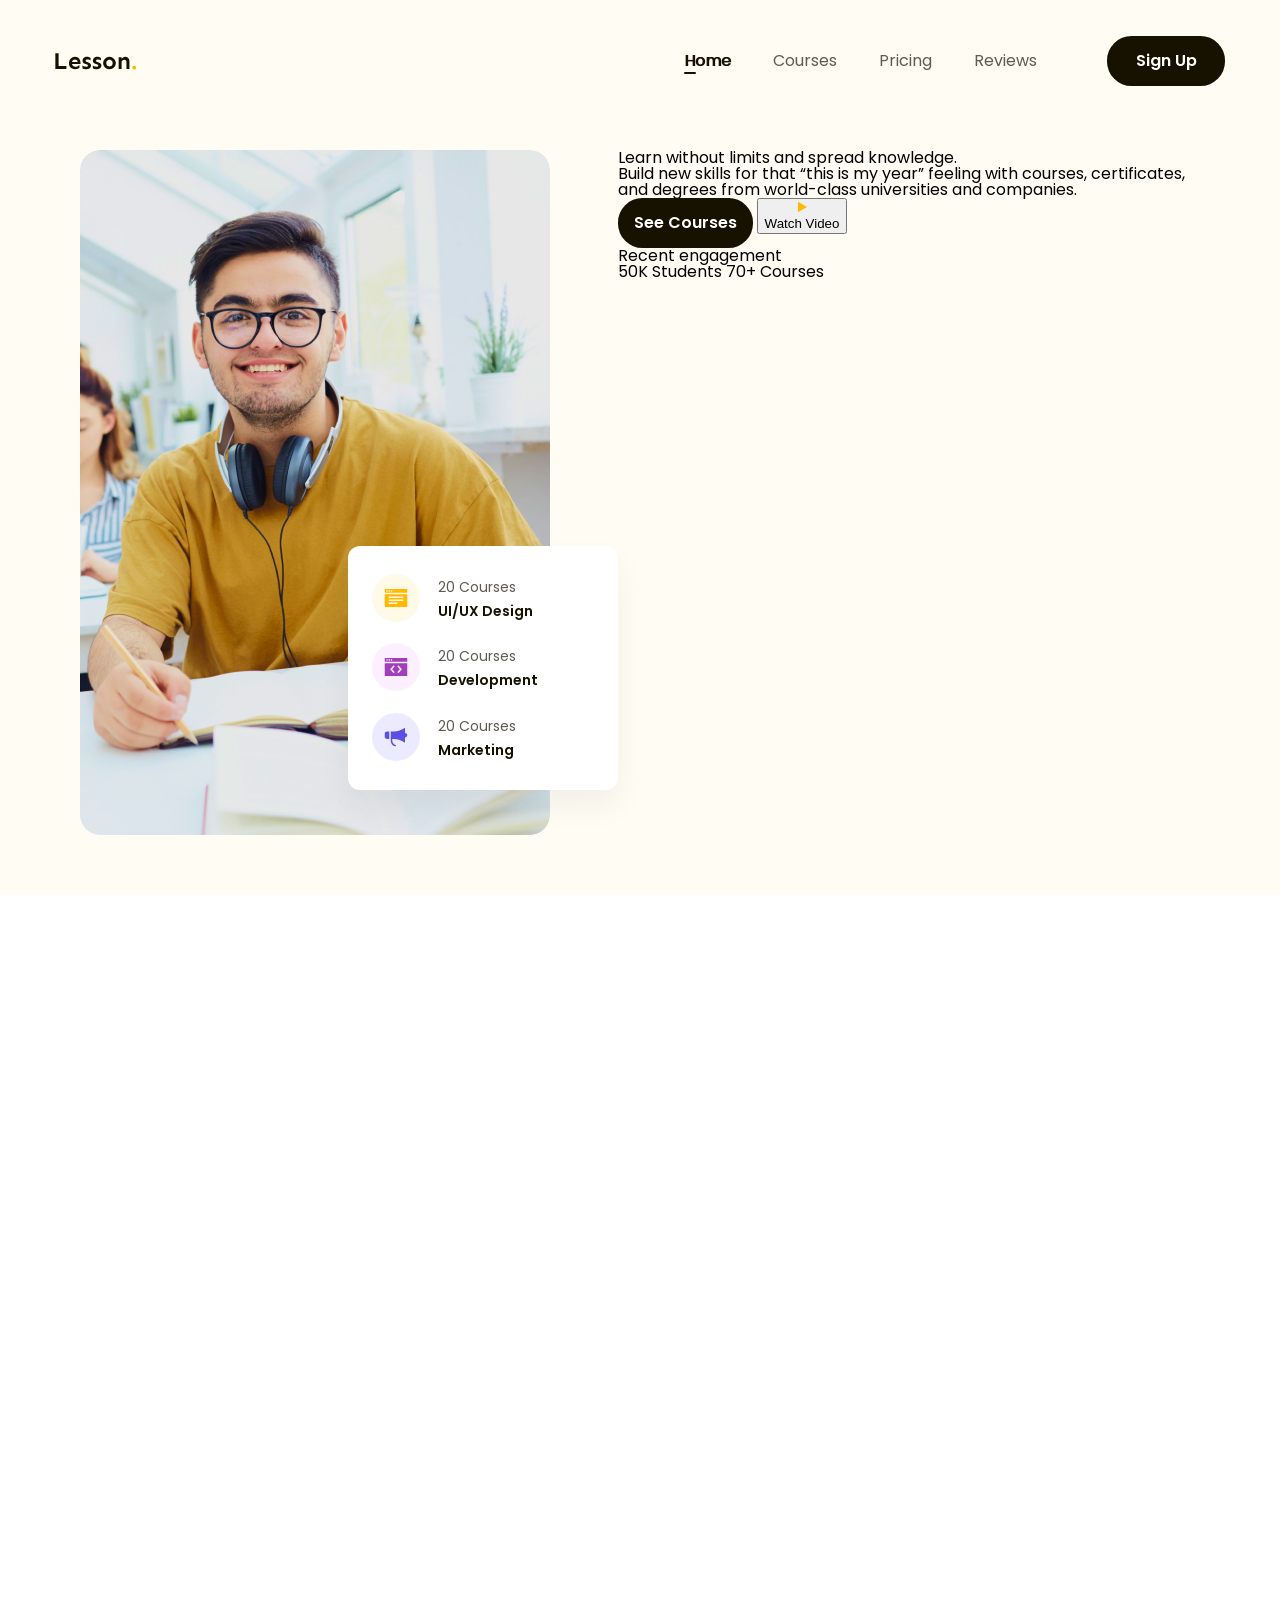
<file: index.html>
<!DOCTYPE html>
<html lang="en">
    <head>
        <meta charset="UTF-8" />
        <meta http-equiv="X-UA-Compatible" content="IE=edge" />
        <meta name="viewport" content="width=device-width, initial-scale=1.0" />
        <link rel="stylesheet" href="./asset/css/reset.css" />
        <link rel="stylesheet" href="./asset/css/style.css" />

        <!-- =================== Embeb fonts =================== -->
        <link rel="preconnect" href="https://fonts.googleapis.com" />
        <link rel="preconnect" href="https://fonts.gstatic.com" crossorigin />
        <link
            href="https://fonts.googleapis.com/css2?family=Lato:wght@700&family=Poppins:ital,wght@0,400;0,500;0,600;0,700;1,400&family=Sen:wght@700&display=swap"
            rel="stylesheet"
        />
        <title>Project 02</title>
    </head>
    <body>
        <main style="height: 5000px">
            <!-- header -->
            <header class="header fixed">
                <div class="content">
                    <div class="body">
                        <!-- logo -->
                        <img
                            src="./asset/img/Lesson..svg"
                            alt="Lesson"
                            class="logo"
                        />
                        <!-- Nav -->
                        <nav class="nav">
                            <ul>
                                <li class="active">
                                    <a href="#!">Home</a>
                                </li>
                                <li>
                                    <a href="#!">Courses</a>
                                </li>
                                <li>
                                    <a href="#!">Pricing</a>
                                </li>
                                <li>
                                    <a href="#!">Reviews</a>
                                </li>
                            </ul>
                        </nav>
                        <!-- action -->
                        <div class="action">
                            <a href="#!" class="btn">Sign Up</a>
                        </div>
                    </div>
                </div>
            </header>

            <!-- hero -->
            <div class="hero">
                <div class="content">
                    <div class="body">
                        <!-- hero left -->
                        <div class="media-block">
                            <img
                                src="./asset/img/guy-lesson 1.jpg"
                                alt="Learn without limits and spread knowledge."
                                class="img"
                            />
                            <div class="hero-summary">
                                <div class="item">
                                    <div class="icon">
                                        <img
                                            src="./asset/icon/icon-1.svg"
                                            alt=""
                                        />
                                    </div>
                                    <div class="info">
                                        <p class="lable">20 Courses</p>
                                        <p class="title">UI/UX Design</p>
                                    </div>
                                </div>
                                <div class="item">
                                    <div class="icon">
                                        <img
                                            src="./asset/icon/icon-2.svg"
                                            alt=""
                                        />
                                    </div>
                                    <div class="info">
                                        <p class="lable">20 Courses</p>
                                        <p class="title">Development</p>
                                    </div>
                                </div>
                                <div class="item">
                                    <div class="icon">
                                        <img
                                            src="./asset/icon/icon-3.svg"
                                            alt=""
                                        />
                                    </div>
                                    <div class="info">
                                        <p class="lable">20 Courses</p>
                                        <p class="title">Marketing</p>
                                    </div>
                                </div>
                            </div>
                        </div>
                        <!-- hero-right -->
                        <div class="content-block">
                            <h1 class="heading">
                                Learn without limits and spread knowledge.
                            </h1>
                            <p class="desc">
                                Build new skills for that “this is my year”
                                feeling with courses, certificates, and degrees
                                from world-class universities and companies.
                            </p>
                            <div class="cta-group">
                                <a href="" class="btn">See Courses</a>
                                <button class="watch-video">
                                    <div class="icon">
                                        <img
                                            src="./asset/icon/icon-4.svg"
                                            alt=""
                                        />
                                    </div>
                                    <span>Watch Video</span>
                                </button>
                            </div>
                            <p class="desc">Recent engagement</p>
                            <p class="desc">
                                <strong>50K</strong> Students
                                <strong>70+</strong> Courses
                            </p>
                        </div>
                    </div>
                </div>
            </div>
        </main>
    </body>
</html>
</file>
<file: asset/css/style.css>
* {
    box-sizing: border-box;
}

html {
    font-size: 62.5%;
}

body {
    font-size: 1.6rem;
    font-family: "Poppins", sans-seri;
}
/* common */
.content {
    width: 1170px;
    max-width: calc(100% - 48px);
    margin: 0 auto;
}
a {
    text-decoration: none;
}
.btn {
    display: inline-block;
    min-width: 118px;
    font-weight: 600;
    padding: 0 16px;
    line-height: 50px;
    font-size: 1.6rem;
    text-align: center;
    color: #ffffff;
    background: #171100;
    border-radius: 24.5px;
}

/* Header */
.header {
    background: #fffcf4;
}
.header.fixed {
    position: sticky;
    top: -28px;
    z-index: 1;
}
.header .body {
    display: flex;
    align-items: center;
    padding: 36px 0 8px;
}
.header .nav {
    margin-left: auto;
}

.nav ul {
    display: flex;
}
.nav ul a {
    padding: 8px 21px;
    font-size: 1.6rem;
    color: #5f5b53;
    position: relative;
}

.nav a:hover,
.nav li.active a {
    text-shadow: 1px 0 0 currentColor;
    color: #171100;
}
.nav li.active a::after {
    content: "";
    display: block;
    position: absolute;
    left: 21px;
    bottom: 6px;
    width: 12px;
    height: 2px;
    border-radius: 1px;
    background: #171100;
}
.header .sign-up-btn {
    min-width: 144px;
}
.header .action {
    margin-left: 49px;
}

/* hero */
.hero {
    padding: 56px;
    background: #fffcf4;
}
.hero .body {
    display: flex;
}
.hero .body .media-block {
    width: 48%;
    position: relative;
}
.hero .body .content-block {
    width: 52%;
}
.hero .media-block .img {
    width: 470px;
    height: 685px;
    object-fit: cover;
    border-radius: 20px;
}
.hero .hero-summary {
    position: absolute;
    width: 270px;
    padding: 28px 24px;
    right: 0;
    bottom: 48px;
    background: #ffffff;
    box-shadow: 0px 16px 32px rgba(0, 0, 0, 0.05);
    border-radius: 12px;
}
.hero .item {
    display: flex;
}
.hero .info {
    margin-left: 18px;
}
.hero-summary .item + .item {
    margin-top: 20px;
}
.hero-summary .item:nth-of-type(2) .icon {
    background: #fcefff;
}
.hero-summary .item:nth-of-type(3) .icon {
    background: #ebeaff;
}
.hero-summary .icon {
    width: 48px;
    height: 48px;
    border-radius: 50%;
    display: flex;
    align-items: center;
    justify-content: center;
    background: #fff9e8;
}
.hero-summary .lable {
    font-weight: 400;
    font-size: 1.4rem;
    line-height: 1.86;
    color: #5f5b53;
}
.hero-summary .title {
    font-weight: 600;
    font-size: 1.4rem;
    line-height: 1.67;
    color: #171100;
}
</file>
